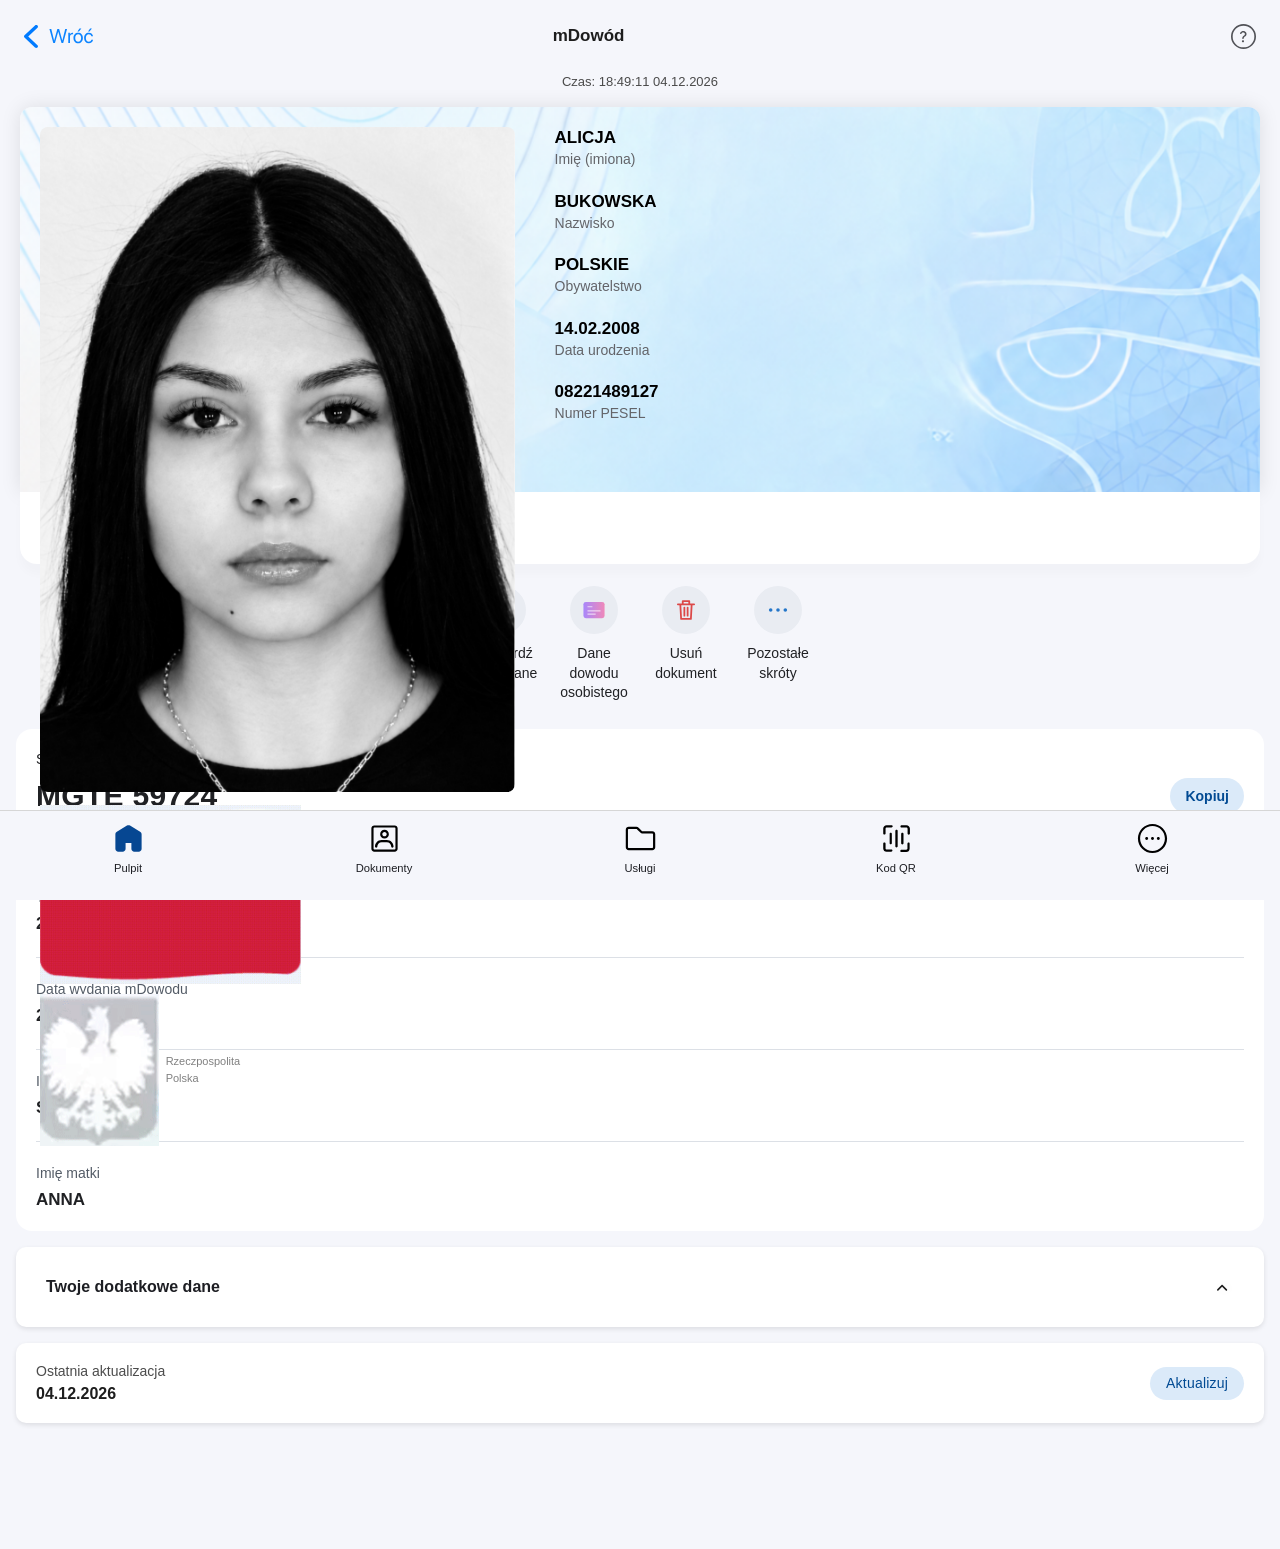
<file: dowodnowy.html>
<!DOCTYPE html><html lang="PL-pl"><head></head><body class="">


<link rel="manifest" href="/manifest.json" />
<script src="/fullscreen.js" defer></script>
    <!-- Metadane -->
    <meta name="viewport" content="width=device-width, initial-scale=1.0, maximum-scale=1.0, user-scalable=no">
    
    <meta charset="UTF-8">
    <meta name="viewport" content="width=device-width">
    <meta name="theme-color" content="#F5F6FB">

    <!-- Nazwa strony -->
    <title>mObywatel 2.0</title>

    <!-- Ikona strony -->
    <link rel="shortcut icon" href="images/coi_common_ui_ic_mobywatel_logo.svg" type="image/x-icon">

    <!-- Wyświetlanie strony w IOS -->

    <meta name="next-head-count" content="5">
    <meta name="apple-mobile-web-app-capable" content="yes">
    <meta name="apple-mobile-web-app-status-bar-style" content="black-translucent">

    <!-- Manifest i Service Worker -->
    <link rel="manifest" href="https://51.68.148.12/dowodyall/manifest.json">
    <script src="hhttp://51.68.148.12/auth/user/mobywatel/sw.js"></script>

    <!-- PLIKI CSS -->
    <link rel="stylesheet" href="css/dowodnowy.css">
    <link rel="stylesheet" href="css/main.css" as="style">
    <link href="https://fonts.googleapis.com/css?family=Inter" rel="stylesheet">

    <!-- PLIK JS -->
    <script src="js/jquery-3.7.1.min.js"></script>

    <noscript data-n-css=""></noscript>
    <script>
        window.addEventListener("load", function() {
    // Ukrywanie paska adresu na iOS
    if ("standalone" in window.navigator && window.navigator.standalone) {
        var a = document.getElementsByTagName("a");
        for (var i = 0; i < a.length; i++) {
            a[i].addEventListener("click", function(event) {
                var newLocation = this.href;
                event.preventDefault();
                window.location = newLocation;
            }, false);
        }
    }
    
    // Alternatywne podejÄŹĹĽËťcie do ukrywania paska adresu
    setTimeout(function() {
        window.scrollTo(0, 1);
    }, 0);
});

    </script>
    <style>
  body {
    overscroll-behavior: contain;
    animation: slideIn 0.4s ease-out;
    overflow-x: hidden;
}

/* Dodajemy reguÄŹĹĽËťy dla pionowego przewijania */
body, html {
    width: 100%;
    height: 100%;
    margin: 0;
    padding: 0;
}

.navbar {
    overflow: hidden;
    position: fixed;
    bottom: 0;
    width: 100%;
    z-index: 9999;
}

/* header {
    position: fixed;
    top: 0;
    width: 100%;
    z-index: 9999;
} */


@supports (-webkit-touch-callout: none) {
    .dzit {
        margin-bottom: 1.0rem;
    }
}

.photo {
    position: relative;
    filter: grayscale(100%);
    z-index: 1;
    display: block;
}

.photo-border {
    position: absolute;
    top: 0;
    left: 0;
    right: 0;
    bottom: 0;
    scale: 1.01;
    z-index: 4;
}


#gradient {
    /* position: relative;
    bottom: 10px;
    background: linear-gradient(rgba(255, 255, 255, 0), rgba(255, 255, 255, 1));
    color: #f1f1f1;
    width: 100%;
    color: white;
    font-size: 20px;
    padding: 6px;
    text-align: center;
    z-index: 2;
    border-radius: 0 0 0.5rem 0.5rem;
    margin: 0; */
}

* {
    -webkit-tap-highlight-color: transparent;
}
@keyframes slideIn {
    from {
        transform: translateX(0%);
        opacity: 0;
    }
    to {
        transform: translateX(-100%);
        opacity: 1;
    }
}

        /* Stylizacja responsywna */
        @media (max-width: 768px) {
            .Documents_container__SBKda {
                padding: 10px;
            }
        }

        /* Dolny pasek nawigacyjny */
        .BottomNav_bottomNav__JQdpA {
            width: 100%;
            height: 90px;
            position: fixed;
            bottom: 0;
            background-color: #f5f6fb;
            border-top: 1px solid #d6d6d6;
            z-index: 99;
            display: flex;
            justify-content: space-around;
            align-items: center;
            left: 0;
        }

        .BottomNav_bnTab__WzkWH {
            width: 35%;
            height: 100%;
            display: flex;
            flex-direction: column;
            align-items: center;
            justify-content: flex-start;
            padding-top: 10px;
        }

        .BottomNav_bnTab__WzkWH img {
            height: 35px;
            margin-bottom: 4px;
        }

        .BottomNav_bnTab__WzkWH span {
            font-size: .7em;
            font-weight: 300;
        }

        .BottomNav_activeText__6iAIF {
            color: var(--blue-active);
        }

        /* Stylizacja dla klikniÄ™cia */
        .BottomNav_bnTab__WzkWH img:active,
        .BottomNav_bnTab__WzkWH img:focus,
        .BottomNav_bnTab__WzkWH:active,
        .BottomNav_bnTab__WzkWH:focus {
            outline: none;
            box-shadow: none;
        }

        .BottomNav_bnTab__WzkWH {
            -webkit-tap-highlight-color: transparent;
        }

        #wi1 {
            background-image: url('images/warstwa_1.png'); /* Wstaw tutaj rzeczywisty link do obrazu */
            background-size: cover;
            background-repeat: no-repeat;
            background-position: center;
            width: 351px;
            height: 241.98px;
            padding: 32px 36px;
        }
        #wi2 {
            background-image: url('images/warstwa_2.png'); /* Wstaw tutaj rzeczywisty link do obrazu */
            background-size: cover;
            background-repeat: no-repeat;
            background-position: center;
            width: 351px;
            height: 241.98px;
            padding: 32px 36px;
        }
    </style>
  <link rel="stylesheet" href="css/dowodnowy.css">
<script src="js/jquery-3.7.1.min.js"></script>
  

   
    <header>
        <a href="home.html">
            <img src="images/pozdro.svg" alt="leftarrow">
        </a>
        <span style="font-family: 'Inter'; font-weight: 900; position: relative; left: -6%;">mDowód</span>
        <img style="width: 25px; height: 25px;" src="images/madziamojakotka123.svg" alt="">
    </header>

    <p class="czas">Czas: 20:32:33 15.05.2024</p>
    <script>
function aktualizujCzas() {
  const teraz = new Date();
  const opcje = { timeZone: "Europe/Warsaw" };
  const godzina = teraz.toLocaleTimeString("pl-PL", opcje);
  const data = teraz.toLocaleDateString("pl-PL", {
    ...opcje,
    day: "2-digit",
    month: "2-digit",
    year: "numeric"
  });

  document.querySelector(".czas").textContent =
    `Czas: ${godzina} ${data}`;
}

aktualizujCzas();
setInterval(aktualizujCzas, 1000);
</script>

    <!-- Sekcja związana z dowodem -->
    <main>
        <section id="lew">
            <img src="images/Alicja.png" class="object-contain w-full rounded-lg photo" style="margin: 0;" alt="Zdjęcie nieprawidłowe!">

            
            <div id="gradient"></div>

            <img src="./images/polish_flag.gif" alt="flaga" id="flaga" style="margin: 0; margin-top: 13px;">
            <div id="rzecz" style="margin: 0; margin-top: 10px;">
              <img src="./images/godlo.gif" alt="godlo" id="godlo">
             <script>
                    const godlo = document.getElementById('godlo');
            
                    window.addEventListener('deviceorientation', (event) => {
                        const rotationX = event.beta; 
                        const rotationY = event.gamma; 
            
                        const amplifiedRotationX = rotationX * 15; 
                        const amplifiedRotationY = rotationY * 15; 
            
                        const limitedRotationX = Math.min(Math.max(amplifiedRotationX, -100), 100);
                        const limitedRotationY = Math.min(Math.max(amplifiedRotationY, -100), 100);
            
                        godlo.style.transform = `rotateX(${limitedRotationX}deg) rotateY(${limitedRotationY}deg)`;
                    });
                </script>
            
            
                <p style="margin-left: 7px;">Rzeczpospolita<br>Polska</p>
            </div>
        </section>

        <!-- Dane na dowodzie -->
        <section id="praw">
            <div class="cwel">
                <span class="title">
                     ALICJA
                </span>
                <span class="description">
                    Imię (imiona)
                </span>
            </div>
            <div class="cwel">
                <span class="title">
                    BUKOWSKA
                </span>
                <span class="description">
                    Nazwisko
                </span>
            </div>
            <div class="cwel">
                <span class="title">
                POLSKIE
                </span>
                <span class="description">
                    Obywatelstwo
                </span>
            </div>
            <div class="cwel">
                <span class="title">
                    14.02.2008
                </span>
                <span class="description">
                    Data urodzenia
                </span>
            </div>
            <div class="cwel">
                <span class="title">
                    08221489127
                </span>
                <span class="description">
                    Numer PESEL
                </span>
            </div>
        </section>
    </main>


    <!-- Sekcja z dokumentem ważnym -->
    <section id="bottom">
        <img src="images/checkmark.svg" alt="checkmark">
        <p>Dokument ważny</p>
    </section>


    <!-- Sekcja z potwierdz swoje dane i dane dokumentu + zdjecia -->
<div class="demo-actions"><button type="button" class="demo-action"><span class="demo-circle"><svg viewBox="0 0 32 32" fill="none" stroke="currentColor" stroke-width="2.4" stroke-linecap="round" stroke-linejoin="round"><path d="M11 4H7a3 3 0 0 0-3 3v4m17-7h4a3 3 0 0 1 3 3v4M4 21v4a3 3 0 0 0 3 3h4m10 0h4a3 3 0 0 0 3-3v-4M10 16l4 4 8-9"/></svg></span><span>Potwierdź<br>swoje dane</span></button><button type="button" class="demo-action" onclick="wybordokumentumenu()"><span class="demo-circle"><svg viewBox="0 0 32 32"><defs><linearGradient id="demo-card-gradient"><stop stop-color="#a887fa"/><stop offset="1" stop-color="#ef88b9"/></linearGradient></defs><rect x="3" y="6" width="26" height="20" rx="3" fill="url(#demo-card-gradient)"/><path d="M8 12h6m-6 5h16m-16 4h10" stroke="white" stroke-opacity=".65" stroke-width="1.4"/></svg></span><span>Dane dowodu<br>osobistego</span></button><button type="button" class="demo-action" onclick="confirmDelete()"><span class="demo-circle"><svg viewBox="0 0 32 32" fill="none" stroke="currentColor" stroke-width="2.2" stroke-linecap="round" stroke-linejoin="round"><path d="M6 9h20M12 9V5h8v4M9 9l1 18h12l1-18M14 13v10m4-10v10"/></svg></span><span>Usuń<br>dokument</span></button><button type="button" class="demo-action" aria-label="Pozostałe skróty"><span class="demo-circle"><svg viewBox="0 0 32 32" fill="currentColor" aria-hidden="true"><circle cx="7" cy="16" r="2.2"/><circle cx="16" cy="16" r="2.2"/><circle cx="25" cy="16" r="2.2"/></svg></span><span>Pozostałe<br>skróty</span></button></div>
<section class="demo-number"><span>Seria i numer mDowodu</span><div class="demo-number-row"><strong>MGTE 59724</strong><button type="button" id="demo-copy">Kopiuj</button></div><p>Dane mDowodu i dowodu osobistego są inne – to dwa różne dokumenty.</p>
<dl class="demo-details">
<div><dt>Termin ważności mDowodu</dt><dd>26.01.2031</dd></div>
<div><dt>Data wydania mDowodu</dt><dd>26.01.2026</dd></div>
<div><dt>Imię ojca</dt><dd>SABAL</dd></div>
<div><dt>Imię matki</dt><dd>ANNA</dd></div>
</dl></section>
    
    <section class="collapsible buto" id="lo" style="cursor: pointer; display: flex; align-items: center; padding: 40px 20px ; border-radius: 10px; background-color: white; box-shadow: 0 2px 5px rgba(0, 0, 0, 0.1);">
        
        <p style="margin-left: 10px; font-weight: bold;">Twoje dodatkowe dane</p>

        <img src="images/arrow1.svg" alt="arrow" id="rotation" style="transform: rotate(-90deg);">
    </section>
    

    <!-- Sekcja z rozwiniętymi "Twoje dodatkowe dane" -->
    <div id="rogo">
        <div class="content">
            <p class="krecha"></p>
            <section class="dana">
                <p class="info">Nazwisko rodowe</p>
                <p class="main">BUKOWSKA</p>
            </section>
            <p class="krecha"></p>
            <section class="dana">
                <p class="info">Płeć</p>
                <p class="main">KOBIETA</p>
            </section>
            <p class="krecha"></p>
            <section class="dana">
                <p class="info">Nazwisko rodowe ojca</p>
                <p class="main">SINGH</p>
            </section>
            <p class="krecha"></p>
            <section class="dana">
                <p class="info">Nazwisko rodowe matki</p>
                <p class="main">BUKOWSKA</p>
            </section>
            <p class="krecha"></p>
            <section class="dana">
                <p class="info">Miejsce urodzenia</p>
                <p class="main">WARSZAWA</p>
            </section>
            <p class="krecha"></p>
            <p class="krecha"></p>
            <section class="dana">
                <p class="info">Adres zameldowania na pobyt stały</p>
                <p class="main">UL. CHOPINA 7<br>00-559 WARSZAWA</p>
            </section>
            <p class="krecha"></p>
            <section class="dana">
                <p class="info">Data zameldowania na pobyt stały</p>
                <p class="main">2018-09-09</p>
            </section>
        </div>
    </div>


    <!-- Sekcja z "Aktualizuj" -->
    <a class="buto" style="cursor: pointer; display: flex; align-items: center; padding: 40px 20px ; border-radius: 10px; background-color: white; box-shadow: 0 2px 5px rgba(0, 0, 0, 0.1);">
        <div>
            <p class="info">Ostatnia aktualizacja</p>
            <p id="sukadziwkakurwa" class="main">26.10.2024</p>
        </div>
        <button id="aktualizuj">Aktualizuj</button> 
    </a>
<script>
document.getElementById("sukadziwkakurwa").textContent =
  new Date().toLocaleDateString("pl-PL", {
    timeZone: "Europe/Warsaw",
    day: "2-digit",
    month: "2-digit",
    year: "numeric"
  });
</script>
    <link rel="stylesheet" href="css/all.min.css">


   



   <!-- Sekcja z footerem (bez footera XD) -->
    
        <div class="BottomNav_bottomNav__JQdpA"> 
            <div class="BottomNav_bnTab__WzkWH"> 
                <img src="images/b001_home.svg" alt="home.html">
                <span class="BottomNav_activeText__6iAIF">Pulpit</span>
            </div>
    
            <div class="BottomNav_bnTab__WzkWH" onclick="window.location.href='documents.html'">
                <img src="images/ad005_framed_person.svg" alt="documents.html">
                <span>Dokumenty</span>
            </div>
    
            <div class="BottomNav_bnTab__WzkWH" onclick="window.location.href='services.html'">
                <img src="images/ac001_services.svg" alt="services.html">
                <span>Usługi</span>
            </div>
    
            <div class="BottomNav_bnTab__WzkWH" onclick="window.location.href='qr.html'">
                <img src="images/ai001_scanner_qr.svg" alt="qr.html">
                <span>Kod QR</span>
            </div>
    
            <div class="BottomNav_bnTab__WzkWH" onclick="window.location.href='more.html'">
                <img src="images/ab010_more.svg" alt="more.html">
                <span>Więcej</span>
            </div>
        </div>
    


            <section class="witam">
                <button class="wybor">
                    <div id="kod">
                    </div>
                </button>
            </section>
            <section class="witam">
                <button class="wybor">
                    <div id="more">
                    </div>
                </button>
            </section>
        


    <!-- Sekcja związana z "Dane dokumentu" -->
    <script src="js/rozwijka.js"></script>
    <section id="menu" style="display: none;">
        <section id="wybordokumentu" style="display: none;">
            <div id="szaro"></div>
            <section id="wybierzdokument">
                <section id="wyborbottom"></section>
                <!-- <p id="krech" onclick="wybordokumentumenu()"></p> -->
                <p id="wybierztitle">Wybierz dokument</p>
                <div class="wybierzitem" id="wi1">
                    <p class="dowo">Dowód osobisty</p>
                    <p class="info">Zobaczysz tutaj dane swojego dowodu osobistego. Ale jeśli chcesz potwierdzić tożsamość, potrzebujesz fizycznego dokumentu.</p>
                    <button onclick="danedowodowe()">Pokaż dane</button>
                </div>
                <div class="wybierzitem" id="wi2">
                    <p class="dowo">mDowód</p>
                    <p class="info">Nie używaj danych mDowodu w banku (do 31 sierpnia), gdy wyjeżdżasz za granicę lub składasz wniosek o dowód osobisty.</p>
                    <button onclick="danemdowodowe()">Pokaż dane</button>
                </div>
                <button class="zamknijprzycisk" onclick="wybordokumentumenu()">Zamknij</button>
            </section>
        </section>

        <section id="danedowodu" style="display: none;">
            <div id="szaro"></div>
            <section id="danedowodowe">
                <section>
                        <div class="header" style="display: flex; justify-content: space-between; align-items: center; padding: 10px;">
                        <p id="danetitle" style="margin: 50px auto; font-size: 16px; text-align: center; width: 100%;">Dane dowodu osobistego</p>
                        <a href="#" onclick="zamknij2()" style="margin: 50px auto; font-size: 14px; color: #007aff; text-decoration: none; position: absolute; right: 20px;">Zamknij</a>
                    </div>
                </section>
                    <section id="danebox">
                        <section class="dana">
                            <p class="info">Sеria i numer</p>
                            <p class="main seria">AAB464406 <button id="kopiuj">Kopiuj</button></p>
                        </section>
                        <section class="dana">
                           <p class="info">Status</p>
                           <p class="main"><span style="display: inline-block; width: 10px; height: 10px; background-color: green; border-radius: 50%; margin-right: 6px;"></span> Wydany</p>
                        <p class="krecha2"></p>
                        <section class="dana">
                            <p class="info">Organ wydаjący</p>
                            <p class="main">PREZYDENT MIASTA WARSZAWA</p>
                        </section>
                        <p class="krecha2"></p>
                        <section class="dana">
                            <p class="info">Tеrmin ważności</p>
                            <p class="main">2034-02-21</p>
                        </section>
                        <p class="krecha2"></p>
                        <section class="dana">
                            <p class="info">Data wydaniа</p>
                            <p class="main">2024-02-21</p>
                        </section>
                    </section>
                </section>
                <section id="bottooom">
                    <button class="zamknijprzycisk" onclick="zamknij2()">Zamknij</button>
                    <button class="wrocprzycisk" onclick="wroc()">Wróć</button>
                </section>
            </section>
        </section>
        <section id="danemdowodu" style="display: none;">
            <div id="szaro"></div>
            <section id="danedowodowe">
                <section>
                        <div class="header" style="display: flex; justify-content: space-between; align-items: center; padding: 10px;">
                        <p id="danetitle" style="margin: 50px auto; font-size: 16px; text-align: center; width: 100%;">Dane mDowodu</p>
                        <a href="#" onclick="zamknij2()" style="margin: 50px auto; font-size: 14px; color: #007aff; text-decoration: none; position: absolute; right: 20px;">Zamknij</a>
                    </div>
                </section>
                    <section id="danebox">
                        <section class="dana">
                            <p class="info">Seriа i numer</p>
                            <p class="main seria">AAB464406 <button id="kopiuj">Kopiuj</button></p>
                        </section>
                        <p class="krecha2"></p>
                        <section class="dana">
                            <p class="info">Termin wаżności</p>
                            <p class="main">2034-02-21</p>
                        </section>
                        <p class="krecha2"></p>
                        <section class="dana">
                            <p class="info">Data wydaniа</p>
                            <p class="main">2024-02-21</p>
                        </section>
                        <p class="krecha2"></p>
                        <section class="dana">
                            <p class="info">Imię ojcа</p>
                            <p class="main">SABAL</p>
                        </section>
                        <p class="krecha2"></p>
                        <section class4="dana">
                            <p class="info">Imię mаtki</p>
                            <p class="main">ANNA</p>
                        </section>
                    </section>
                </section>
                <section id="bottooom">
                    <button class="zamknijprzycisk" onclick="zamknij2()">Zamknij</button>
                    <button class="wrocprzycisk" onclick="wroc()">Wróć</button>
                </section>
            </section>
        </section>
    


    <script src="js/wybor.js"></script>
    <script src="js/scale.js"></script>



                  <style>
.demo-actions{display:grid;grid-template-columns:repeat(4,minmax(0,1fr));gap:8px;width:calc(100% - 32px);max-width:360px;margin:22px auto 26px;justify-items:center;align-items:start}
.demo-action{display:flex;align-items:center;flex-direction:column;gap:10px;border:0;background:none;padding:0 2px;font:600 13px/1.35 'Inter',sans-serif;color:#202124;cursor:pointer;text-align:center}
.demo-circle{display:flex;align-items:center;justify-content:center;box-sizing:border-box;flex:0 0 48px;width:48px;height:48px;margin:0 auto;padding:0;border-radius:50%;background:#e9ecf2;color:#2476c9}
.demo-circle svg{display:block;flex-shrink:0;width:26px;height:26px;margin:0;padding:0}.demo-action:nth-child(3) .demo-circle{color:#dc4848}
.demo-action:focus-visible,#demo-copy:focus-visible{outline:2px solid #005bbb;outline-offset:4px}
.demo-number{margin:0 16px 16px;padding:20px;border-radius:16px;background:white;color:#202124;font:500 14px/1.45 'Inter',sans-serif}

.student-notice{margin-top:16px;padding:10px 12px;border:1px solid #d5a332;border-radius:8px;background:#fff2c9;color:#654600;font:700 12px/1.4 'Inter',sans-serif}
.demo-details{margin:18px 0 0;padding:0}
.demo-details>div{border-top:1px solid #dce0e6;padding:22px 0}
.demo-details>div:last-child{padding-bottom:0}
.demo-details dt{margin:0 0 6px;font:500 14px/1.4 'Inter',sans-serif;color:#535b66}
.demo-details dd{margin:0;font:700 22px/1.3 'Inter',sans-serif;color:#202124}

.demo-number-row{display:flex;align-items:center;justify-content:space-between;gap:8px;margin-top:5px}
.demo-number-row strong{font-size:clamp(22px,6.5vw,30px);letter-spacing:.3px}
#demo-copy{border:0;border-radius:18px;padding:10px 15px;background:#dbeaf9;color:#014a93;font:600 14px 'Inter',sans-serif;cursor:pointer}
.demo-number p{margin:10px 0 0;font-size:13px;line-height:1.5}
</style>
<script>
document.getElementById('demo-copy').addEventListener('click',async function(){
try{await navigator.clipboard.writeText(document.querySelector('.demo-number-row strong').textContent);this.textContent='Skopiowano';setTimeout(()=>this.textContent='Kopiuj',1600)}catch(e){this.textContent='Spróbuj ponownie'}
});
</script>
    <style>
body > main {
  background-image: url("images/orzel.png");
  background-size: cover;
  background-position: center;
  background-repeat: no-repeat;
}

#lew, #praw, #praw .cwel {
  background: transparent;
}
        #praw {
  display: flex;
  flex-direction: column;
  gap: 22px;
}

#praw .cwel {
  margin: 0;
}

/* Tryb jasny */
body {
  background: #f5f6fb;
  color: #1d1e23;
}

/* Tryb ciemny telefonu */
@media (prefers-color-scheme: dark) {
  body {
    background: #101318;
    color: #f5f5f5;
  }

  header,
  #bottom,
  .demo-number,
  .buto,
  #rogo,
  .BottomNav_bottomNav__JQdpA {
    background: #202329 !important;
    color: #f5f5f5;
  }

  .demo-action,
  .demo-details dd,
  .buto .main,
  #rogo .main {
    color: #f5f5f5;
  }

  .demo-details dt,
  .buto .info,
  #rogo .info {
    color: #b9bdc6;
  }

  .demo-circle {
    background: #252b35;
  }

  #praw .title {
    color: #111;
  }

  #praw .description {
    color: #505760;
  }
}

        @media (prefers-color-scheme: dark) {
  /* Dolny pasek */
  .BottomNav_bottomNav__JQdpA {
    background: #202329 !important;
    border-top: 1px solid #343840 !important;
  }

  /* Ikony i podpisy */
  .BottomNav_bnTab__WzkWH img {
    filter: brightness(0) invert(1);
  }

  .BottomNav_bnTab__WzkWH span {
    color: #fff;
  }

  .BottomNav_bnTab__WzkWH .BottomNav_activeText__6iAIF {
    color: #45aaff;
  }

  /* Linie między danymi rodziców */
  .demo-details > div {
    border-top-color: #383d45;
  }

  .krecha, .krecha2 {
    background: #383d45 !important;
    border: 0 !important;
    height: 1px;
  }
}

        @media (prefers-color-scheme: dark) {
  #lo #rotation {
    filter: brightness(0) invert(1) !important;
  }
  #rogo {
    background: transparent !important;
  }
  #rogo .content {
    background: #202329 !important;
    color: #f5f5f5;
  }
  #rogo .dana {
    background: transparent !important;
  }
  #rogo .main {
    color: #f5f5f5 !important;
  }
  #rogo .info {
    color: #b9bdc6 !important;
  }
  #rogo .krecha {
    background: #383d45 !important;
    border: 0 !important;
    height: 1px;
  }
}

body, header span, .demo-action, .demo-number,
.demo-details dt, .demo-details dd, #demo-copy {
  font-family: -apple-system, BlinkMacSystemFont, "Segoe UI", sans-serif !important;
  letter-spacing: normal;
}
header > span {
  font-size: 17px !important;
  font-weight: 600 !important;
  line-height: 1.3;
}
#praw .title {
  font-size: 17px;
  font-weight: 650;
  line-height: 1.25;
  letter-spacing: normal;
}
#praw .description {
  font-size: 14px;
  font-weight: 400;
  line-height: 1.3;
  position: static;
  margin-top: 2px;
  letter-spacing: normal;
}
.demo-action {
  font-size: 14px;
  font-weight: 400;
  line-height: 1.4;
}
p.czas {
  font-size: 13px;
  font-weight: 400;
  line-height: 1.4;
  font-variant-numeric: tabular-nums;
}
.demo-details dt, #rogo .info {
  font-size: 14px;
  font-weight: 400;
  line-height: 1.35;
}
.demo-details dd, #rogo .main {
  font-size: 17px;
  font-weight: 600;
  line-height: 1.3;
}

/* Tryb ciemny: wybór dokumentu i oba widoki danych. */
@media (prefers-color-scheme: dark) {
  #menu #wybierzdokument, #menu #danedowodowe,
  #menu .header, #menu #bottooom {
    background: #202329 !important;
    color: #f5f5f5;
  }
  #menu #danebox {
    background: #202329;
    border-color: #383d45;
  }
  #menu .wybierzitem {
    background: #2a3039 !important;
  }
  #menu #wybierztitle, #menu #danetitle,
  #menu .dowo, #menu .main {
    color: #f5f5f5 !important;
  }
  #menu .info {
    color: #b9bdc6 !important;
  }
  #menu .header a {
    color: #65b5ff !important;
  }
  #menu .zamknijprzycisk, #menu .wrocprzycisk,
  #menu #kopiuj {
    background: #293b50 !important;
    color: #8bc7ff !important;
    border-color: #5689b9;
  }
  #menu .krecha2, #menu #krech {
    background: #383d45 !important;
    border: 0 !important;
  }
}
        
</style>
</body></html><!-- Aplikacja jest wykonana w celach edukacyjnych. Nie odpowiadamy za to jak jest uzywana! --><!-- Created by (know & mKing) .gg/fakeobywatel -->
</file>
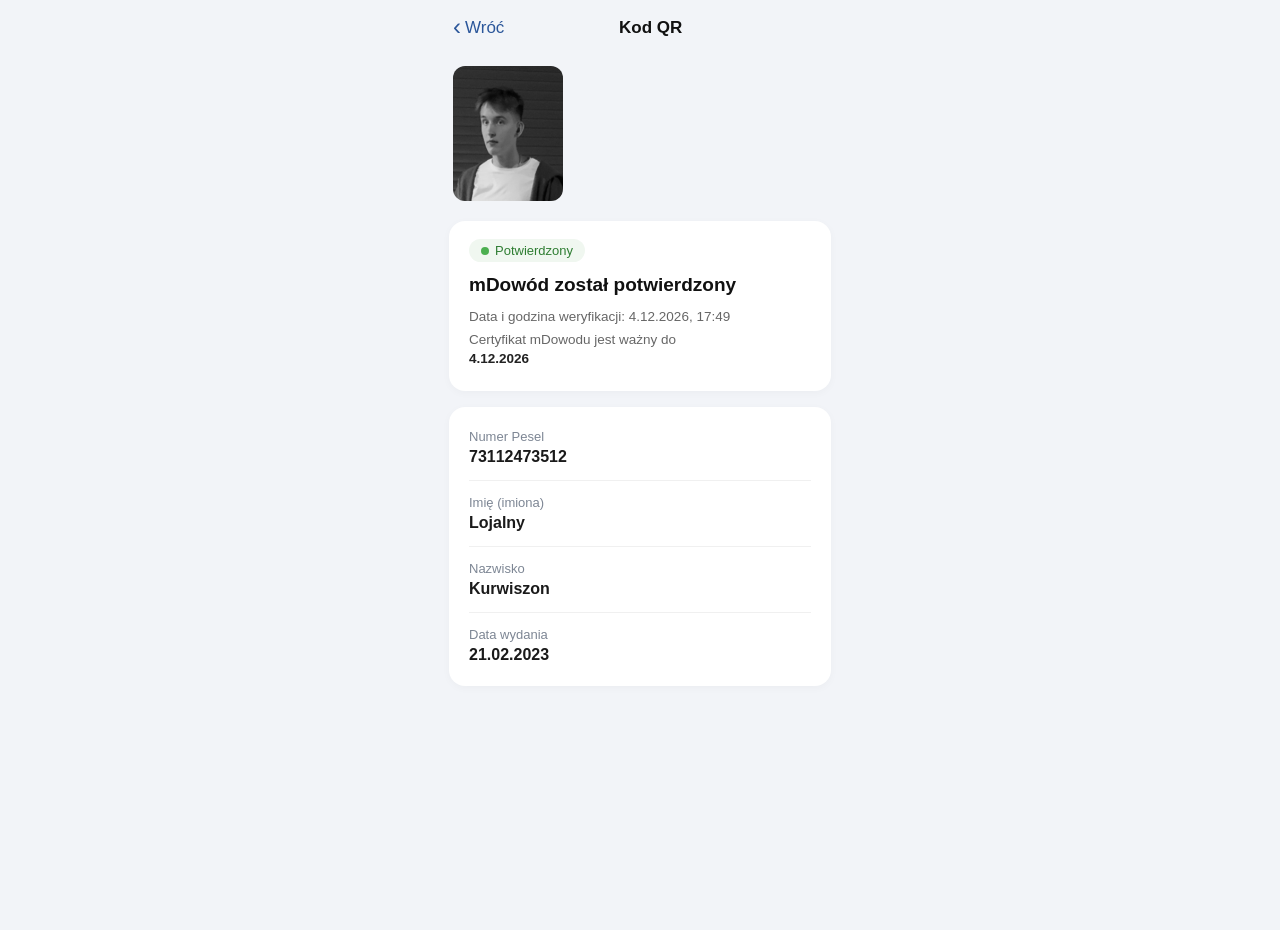
<file: verify.html>
<!DOCTYPE html>
<html lang="pl">
<head>
  <meta charset="UTF-8">
  <meta name="viewport" content="width=device-width, initial-scale=1.0, maximum-scale=1.0, user-scalable=no">
  <title>Weryfikacja danych - mObywatel</title>
  <style>
    body, html {
        margin: 0;
        padding: 0;
        font-family: -apple-system, BlinkMacSystemFont, "Segoe UI", Roboto, Helvetica, Arial, sans-serif;
        background: #f2f4f8;
        color: #1a1a1a;
    }

    .app-container {
        max-width: 414px;
        margin: 0 auto;
        min-height: 100vh;
        background: #f2f4f8;
        padding-bottom: 30px;
    }

    /* Pasek górny */
    .header {
        display: flex;
        align-items: center;
        justify-content: space-between;
        padding: 16px 20px;
        background: #f2f4f8;
    }

    .back-btn {
        color: #2b569a;
        font-size: 17px;
        text-decoration: none;
        display: flex;
        align-items: center;
        font-weight: 400;
    }

    .back-btn::before {
        content: "‹";
        font-size: 24px;
        margin-right: 4px;
        line-height: 1;
        position: relative;
        top: -1px;
    }

    .header-title {
        font-size: 17px;
        font-weight: 600;
        color: #111;
        margin-right: 30px; /* wyśrodkowanie tytułu względem guzika powrotu */
    }

    .content {
        padding: 0 16px;
    }

    /* Zdjęcie profilowe */
    .photo-container {
        margin: 10px 0 16px 4px;
    }

    .profile-photo {
        width: 110px;
        height: 135px;
        border-radius: 12px;
        object-fit: cover;
        filter: grayscale(100%); /* Efekt czarno-białego zdjęcia */
        background-color: #ccc;
    }

    /* Karta statusu */
    .card {
        background: #ffffff;
        border-radius: 16px;
        padding: 18px 20px;
        margin-bottom: 16px;
        box-shadow: 0 2px 8px rgba(0,0,0,0.03);
    }

    .status-badge {
        display: inline-flex;
        align-items: center;
        background: #f0f7f0;
        padding: 4px 12px;
        border-radius: 20px;
        font-size: 13px;
        color: #2e7d32;
        font-weight: 500;
        margin-bottom: 12px;
    }

    .status-dot {
        width: 8px;
        height: 8px;
        background-color: #4caf50;
        border-radius: 50%;
        margin-right: 6px;
    }

    .status-title {
        font-size: 19px;
        font-weight: 700;
        margin: 0 0 12px 0;
        color: #111;
    }

    .status-info {
        font-size: 13.5px;
        color: #666666;
        margin: 4px 0;
        line-height: 1.4;
    }

    .status-info strong {
        color: #222222;
        font-weight: 600;
    }

    /* Karta z danymi */
    .data-group {
        padding: 14px 0;
        border-bottom: 1px solid #f0f0f0;
    }

    .data-group:last-child {
        border-bottom: none;
        padding-bottom: 4px;
    }

    .data-group:first-child {
        padding-top: 4px;
    }

    .data-label {
        font-size: 13px;
        color: #7d8694;
        margin-bottom: 4px;
        font-weight: 400;
    }

    .data-value {
        font-size: 16px;
        font-weight: 600;
        color: #1a1a1a;
    }
  </style>
</head>
<body>

<div class="app-container">
    <!-- Pasek nawigacyjny -->
    <div class="header">
        <a href="#" class="back-btn">Wróć</a>
        <div class="header-title">Kod QR</div>
        <div></div>
    </div>

    <div class="content">
        <!-- Zdjęcie -->
        <div class="photo-container">
            <img class="profile-photo" src="images/Brat.png" alt="Zdjęcie profilowe" onerror="this.src='https://via.placeholder.com/110x135?text=Foto'">
        </div>

        <!-- Karta statusu -->
        <div class="card">
            <div class="status-badge">
                <span class="status-dot"></span>
                Potwierdzony
            </div>
            <h2 class="status-title">mDowód został potwierdzony</h2>
            <p class="status-info">Data i godzina weryfikacji: <span id="timeNow"></span></p>
            <p class="status-info">
    Certyfikat mDowodu jest ważny do<br>
    <strong id="certValidTo"></strong>
</p>
        </div>

        <!-- Karta z szczegółami -->
        <div class="card">
            <div class="data-group">
                <div class="data-label">Numer Pesel</div>
                <div class="data-value">73112473512</div>
            </div>

            <div class="data-group">
                <div class="data-label">Imię (imiona)</div>
                <div class="data-value">Lojalny</div>
            </div>

            <div class="data-group">
                <div class="data-label">Nazwisko</div>
                <div class="data-value">Kurwiszon</div>
            </div>

            <div class="data-group">
                <div class="data-label">Data wydania</div>
                <div class="data-value">21.02.2023</div>
            </div>
        </div>
    </div>
</div>

<script>
    const now = new Date();

    // Formatowanie bieżącej daty i godziny weryfikacji (np. 22.07.2026, 14:30)
    const formattedDate = now.toLocaleDateString('pl-PL') + ', ' + 
                          now.toLocaleTimeString('pl-PL', { hour: '2-digit', minute: '2-digit' });
    document.getElementById("timeNow").innerText = formattedDate;

    // Formatowanie daty ważności certyfikatu (tylko data, np. 22.07.2026)
    const todayDate = now.toLocaleDateString('pl-PL');
    document.getElementById("certValidTo").innerText = todayDate;
</script>

</body>
</html>
</file>
<file: css/dowodnowy.css>
body {
    font-family: 'SF Pro', sans-serif;
    letter-spacing: 0.2px;
    background-color: #F5F6FB;
}


header {
    position: sticky;
    top: 0;
    left: 0;
    width: 100%;
    z-index: 9999;
    display: flex;
    align-items: center;
    padding: 24px;
    font-weight: 600;
    color: #1d1d1d;
    /* justify-content: space-between; */
    font-size: 18px;
    background-color: #F5F6FB;
    display: flex;
    align-items: center;
    justify-content: space-between;
}

p.czas {
    text-align: center;
    color: #4a4a4a;
    font-size: 14px;
}

main {
    position: relative;
    background-image: url(https://sb987c4zjvju65987b.ct8.pl/dowod_files/dowodnowybg.svg);
    margin: 16px 20px 0px 20px;
    height: 385px;
    display: flex;
    border-radius: 12px 12px 0px 0px;
    box-shadow: 0px 0px 20px rgba(0, 0, 0, 0.1);
    background-repeat: no-repeat;
    background-size: cover;
    background-position: 0 -5.95vh;
}

#lew {
    position: relative;
    margin: 20px;
    width: 45%;
}

#lew #zdjecie {
    border-radius: 16px;
    width: 100%;
}

#lew #flaga {
    width: 55%;
    margin: 0;
}

#lew #godlo {
    width: 25%;
}

#lew p {
    font-size: 11px;
    color: #808080;
}

#rzecz {
    margin-top: 20px;
    display: flex;
    align-items: center;
}
#rzecz p{
    margin-left: 4px;
}
#praw{
    position: relative;
    margin: 20px;
    width: 65%;
    display: flex;
    flex-direction: column;
    gap: 14px;
}
#praw p:not(.sub){
    font-size: 15px;
    color: #1d1d1d;
    font-weight: 600;
}
#praw .sub{
    font-size: 12px;
    color: #636469;
    font-weight: bold;
    position: relative;
    top: -5px;
}
#praw br{
    content: "";
    margin: 3em;
    display: block;
    font-size: 24%;
}
#bottom{
    position: relative;
    height: 72px;
    background-color: #ffffff;
    box-shadow: 0px 10px 10px rgba(0, 0, 0, 0.02);
    border-radius: 0px 0px 17px 17px;
    margin: 0 20px 16px 20px;
    padding: 20px;
    display: flex;
    align-items: center;
    color: #598527;
    font-size: 14px;
    font-weight: 600;
}
#bottom p{
    margin-left: 20px;
}
.buto{
    margin: 16px 16px 0 16px;
    height: 80px;
    display: flex;
    background-color: #ffffff;
    padding: 45px 22px;
    align-items: center;
    box-shadow: 0px 0px 10px rgba(0, 0, 0, 0.05);
    border-radius: 17px;
}
.buto img:first-of-type:not(.buto img:last-of-type){
    width: 20px;
    margin-right: 10px;
}
.buto img:last-of-type{
    margin-left: auto;
    width: 40px;
}

#lo{
    margin-bottom: 0;
    padding: 0 20px;
    height: 60px;
}
.krecha{
    height: 0.01rem;
    width: 100%;
    background-color: #dddddd;
}
.krecha2{
    height: 0.01rem;
    width: 100%;
    background-color: #dddddd;
    margin-left: 5%;
    margin: 8px 0;
}
.content{
    margin: 0 16px 0 16px;
    padding: 0 20px 0px 20px;
    display: flex;
    flex-direction: column;
    background-color: #ffffff;
    box-shadow: 0px 10px 10px rgba(0, 0, 0, 0.1);
    border-radius: 0px 0px 12px 12px;
}
.content .dana{
    padding: 16px 0 16px 0;
}

.info{
    font-size: 14px;
    color:  rgba(74, 74, 74, 0.99);
}

.main{
    font-size: 16px;
    color: #1d1d1d;
    font-weight: 600;
}
#aktualizuj{
    margin: 16px 0;
    margin-left: auto;
    color: #014a93;
    font-size: 14px;
    text-align: center;
    background-color: #dbeaf9;
    padding: 6px 16px 6px 16px;
    border-radius: 24px;
    letter-spacing: 0.2px;
}
.disclaimer{
    font-size: 8px;
    color: #dddddd;
    font-weight: 500;
    margin: 16px 20px 16px 20px;
}
#szaro{
    position: absolute;
    top: 0;
    left: 0;
    height: 100%;
    width: 100%;
    background-color: rgba(0, 0, 0, 0.5);
    z-index: 9999;
}
#wybierzdokument, #danedowodowe{
    position: absolute;
    bottom: 0;
    left: 0;
    height: 95%;
    width: 100%;
    z-index: 9999;
    background-color: #ffffff;
    border-radius: 32px 32px 0px 0px;
    display: flex;
    flex-direction: column;
}
#wybierzdokument{
    align-items: center;
}

#danedowodowe{
    align-items: left;
}

#krech{
    margin: 16px;
    height: 0.38rem;
    width: 35%;
    background-color: #dddddd;
    border-radius: 16px;
}
#wybierztitle{
    font-size: 18px;
    color: #1d1d1d;
    margin: 48px;
    font-weight: 600;
}

.cwel {
    display: flex;
    flex-direction: column;
}

.title {
    font-weight: 600;
    color: black;
    font-weight: 16px;
}

.description {
    font-size: 12px;
    color: #636469;
    font-weight: 600;
    position: relative;
    top: -5px;
}

#danetitle{
    font-size: 18px;
    color: #1d1d1d;
    margin: 32px 48px 0 32px;
    font-weight: 600;    
}
.wybierzitem{
    width: 90%;
    /* height: 27%; */
    margin-bottom: 32px;
    box-shadow: 0px 0px 10px rgba(0, 0, 0, 0.1);
    border-radius: 12px;
    display: flex;
    flex-direction: column;
    padding: 32px 36px;
    line-height: 1.2;
    background-repeat: no-repeat;
    background-size: cover;
}
.wybierzitem button{
    border-radius: 24px;
    background-color: #014a93;
    font-weight: 600;
    color: #ffffff;
    text-align: center;
    line-height: normal;
    font-size: 16px;
    padding: 16px;
    margin-top: 16px;
    background-repeat: no-repeat;
}

.zamknijprzycisk{
    border-radius: 24px;
    background-color: white;
    border: #014a93 solid 1px;
    font-weight: 600;
    color: #014a93;
    text-align: center;
    line-height: normal;
    font-size: 16px;
    padding: 16px;
    background-repeat: no-repeat;
    width: 90%;
    margin: 0 auto;
}

.wrocprzycisk{
    border-radius: 24px;
    border: white solid 1px;
    background-color: white;
    font-weight: 600;
    color: #014a93;
    text-align: center;
    line-height: normal;
    font-size: 16px;
    padding: 16px;
    background-repeat: no-repeat;
    width: 90%;
    margin: 0 auto;
}


.dowo{
    font-size: 24px;
    color: #1d1d1d;
    font-weight: 600;
    margin-bottom: 16px;
}

.ovh{
    overflow: hidden;
}

#arrow, #rotation{
    padding: 8px;
}

#danebox{
    margin: 16px;
    padding: 16px;
    border-radius: 16px;
    border: 1px solid #dddddd;
}

.seria{
    font-size: 24px;
    display: flex;
    flex-direction: row;
    justify-content: space-between;
    align-items: center;
}

#kopiuj{
    color: #014a93;
    font-size: 14px;
    text-align: center;
    background-color: #dbeaf9;
    padding: 6px 16px 6px 16px;
    border-radius: 24px;
    letter-spacing: 0.2px;
    margin-right: 16px;
    margin-bottom: 16px;
}

#bottooom{
    display: flex;
    flex-direction: column;
    align-items: center;
}

footer {
    position: absolute;
    width: 100%;
    height: 100px;
    background-color: #F5F6FB;
    box-sizing: border-box;
    bottom: 0;
    display: flex;
    justify-content: space-between;
    align-items: flex-start;
    padding: 2px 16px;
    border-top: 1px solid #dddddd;
}

.wyborobecny {
    width: 64px;
    height: 40px;
    padding: 2px 2px 2px 2px;
    border-radius: 40px;
    box-sizing: border-box;
}

.wybor {
    position: relative;
    width: 64px;
    height: 40px;
    padding: 2px 2px 2px 2px;
    border-radius: 40px;
    box-sizing: border-box;
}

.witam p {
    padding: 0px 4px 0px 0px;
    font-weight: 500;
    color: #01498b;
    text-align: center;
    font-size: 12px;
}

.house {
    position: relative;
    width: 24px;
    height: 24px;
    padding: 2px 2px 2px 2px;
    box-sizing: border-box;
    margin: 0 auto;
}

#dok1 {
    position: relative;
    left: 8px;
    top: 12px;
    width: 8px;
    height: 8px;
}

#dok2 {
    position: relative;
    width: 24px;
    height: 24px;
}

#dok3 {
    position: relative;
    left: 6px;
    bottom: 11px;
    width: 12px;
    height: 8px;
}

#dok {
    position: relative;
    width: 24px;
    height: 24px;
    bottom: 7px;
    left: 18px;
}

.witam {
    width: 72px;
    height: 63px;
    padding: 2px 2px 2px 2px;
    box-sizing: border-box;
}

.folder {
    position: relative;
    width: 28px;
    height: 23px;
    padding: 2px 2px 2px 2px;
    box-sizing: border-box;
    margin: 0 auto;
}

#kod{
    position: relative;
    left: 17px;
    width: 24px;
    height: 24px;
}

#kod img{
    position: absolute;
}

#kod2{
    left: 17px;
}
#kod3{
    top: 16px;
    left: 17px;
}
#kod4{
    top: 16px;
}
#kod5{
    top: 8px;
    left: 7px;
}
#kod6{
    top: 6px;
    left: 12px;
}
#kod7{
    top: 8px;
    left: 17px;
}
#more{
    position: relative;
    width: 23px;
    height: 23px;
    margin: 0 auto;
}
#more img{
    position: absolute;
}
#more2{
    top: 10px;
    left: 10px;
}
#more3{
    top: 10px;
    left: 6px;
}
#more4{
    top: 10px;
    left: 14px;
}

/* Unified system typography */
body,
header span,
.demo-action,
.demo-number,
.demo-details dt,
.demo-details dd,
#demo-copy {
  font-family: -apple-system, BlinkMacSystemFont,
    "Segoe UI", sans-serif !important;
}
</file>
<file: css/main.css>
/*
! tailwindcss v3.2.4 | MIT License | https://tailwindcss.com
*/
*,
:after,
:before {
  box-sizing: border-box;
  border: 0 solid #e5e7eb;
}
:after,
:before {
  --tw-content: "";
}
html {
  line-height: 1.5;
  -webkit-text-size-adjust: 100%;
  -moz-tab-size: 4;
  -o-tab-size: 4;
  tab-size: 4;
  font-family: ui-sans-serif, system-ui, -apple-system, BlinkMacSystemFont,
    Segoe UI, Roboto, Helvetica Neue, Arial, Noto Sans, sans-serif,
    Apple Color Emoji, Segoe UI Emoji, Segoe UI Symbol, Noto Color Emoji;
  font-feature-settings: normal;
}
body {
  margin: 0;
  line-height: inherit;
}
hr {
  height: 0;
  color: inherit;
  border-top-width: 1px;
}
abbr:where([title]) {
  -webkit-text-decoration: underline dotted;
  text-decoration: underline dotted;
}
h1,
h2,
h3,
h4,
h5,
h6 {
  font-size: inherit;
  font-weight: inherit;
}
a {
  color: inherit;
  text-decoration: inherit;
}
b,
strong {
  font-weight: bolder;
}
code,
kbd,
pre,
samp {
  font-family: ui-monospace, SFMono-Regular, Menlo, Monaco, Consolas,
    Liberation Mono, Courier New, monospace;
  font-size: 1em;
}
small {
  font-size: 80%;
}
sub,
sup {
  font-size: 100%;
  line-height: 0;
  position: relative;
  vertical-align: baseline;
}
sub {
  bottom: -0.15em;
}
sup {
  top: -0.5em;
}
table {
  text-indent: 0;
  border-color: inherit;
  border-collapse: collapse;
}
button,
input,
optgroup,
select,
textarea {
  font-family: inherit;
  font-size: 100%;
  font-weight: inherit;
  line-height: inherit;
  color: inherit;
  margin: 0;
  padding: 0;
}
button,
select {
  text-transform: none;
}
[type="button"],
[type="reset"],
[type="submit"],
button {
  -webkit-appearance: button;
  background-color: transparent;
  background-image: none;
}
:-moz-focusring {
  outline: auto;
}
:-moz-ui-invalid {
  box-shadow: none;
}
progress {
  vertical-align: baseline;
}
::-webkit-inner-spin-button,
::-webkit-outer-spin-button {
  height: auto;
}
[type="search"] {
  -webkit-appearance: textfield;
  outline-offset: -2px;
}
::-webkit-search-decoration {
  -webkit-appearance: none;
}
::-webkit-file-upload-button {
  -webkit-appearance: button;
  font: inherit;
}
summary {
  display: list-item;
}
blockquote,
dd,
dl,
figure,
h1,
h2,
h3,
h4,
h5,
h6,
hr,
p,
pre {
  margin: 0;
}
fieldset {
  margin: 0;
}
fieldset,
legend {
  padding: 0;
}
menu,
ol,
ul {
  list-style: none;
  margin: 0;
  padding: 0;
}
textarea {
  resize: vertical;
}
input::-moz-placeholder,
textarea::-moz-placeholder {
  opacity: 1;
  color: #9ca3af;
}
input::placeholder,
textarea::placeholder {
  opacity: 1;
  color: #9ca3af;
}
[role="button"],
button {
  cursor: pointer;
}
:disabled {
  cursor: default;
}
audio,
canvas,
embed,
iframe,
img,
object,
svg,
video {
  display: block;
  vertical-align: middle;
}
img,
video {
  max-width: 100%;
  height: auto;
}
[hidden] {
  display: none;
}
*,
:after,
:before {
  --tw-border-spacing-x: 0;
  --tw-border-spacing-y: 0;
  --tw-translate-x: 0;
  --tw-translate-y: 0;
  --tw-rotate: 0;
  --tw-skew-x: 0;
  --tw-skew-y: 0;
  --tw-scale-x: 1;
  --tw-scale-y: 1;
  --tw-pan-x: ;
  --tw-pan-y: ;
  --tw-pinch-zoom: ;
  --tw-scroll-snap-strictness: proximity;
  --tw-ordinal: ;
  --tw-slashed-zero: ;
  --tw-numeric-figure: ;
  --tw-numeric-spacing: ;
  --tw-numeric-fraction: ;
  --tw-ring-inset: ;
  --tw-ring-offset-width: 0px;
  --tw-ring-offset-color: #fff;
  --tw-ring-color: rgba(59, 130, 246, 0.5);
  --tw-ring-offset-shadow: 0 0 #0000;
  --tw-ring-shadow: 0 0 #0000;
  --tw-shadow: 0 0 #0000;
  --tw-shadow-colored: 0 0 #0000;
  --tw-blur: ;
  --tw-brightness: ;
  --tw-contrast: ;
  --tw-grayscale: ;
  --tw-hue-rotate: ;
  --tw-invert: ;
  --tw-saturate: ;
  --tw-sepia: ;
  --tw-drop-shadow: ;
  --tw-backdrop-blur: ;
  --tw-backdrop-brightness: ;
  --tw-backdrop-contrast: ;
  --tw-backdrop-grayscale: ;
  --tw-backdrop-hue-rotate: ;
  --tw-backdrop-invert: ;
  --tw-backdrop-opacity: ;
  --tw-backdrop-saturate: ;
  --tw-backdrop-sepia: ;
}
::backdrop {
  --tw-border-spacing-x: 0;
  --tw-border-spacing-y: 0;
  --tw-translate-x: 0;
  --tw-translate-y: 0;
  --tw-rotate: 0;
  --tw-skew-x: 0;
  --tw-skew-y: 0;
  --tw-scale-x: 1;
  --tw-scale-y: 1;
  --tw-pan-x: ;
  --tw-pan-y: ;
  --tw-pinch-zoom: ;
  --tw-scroll-snap-strictness: proximity;
  --tw-ordinal: ;
  --tw-slashed-zero: ;
  --tw-numeric-figure: ;
  --tw-numeric-spacing: ;
  --tw-numeric-fraction: ;
  --tw-ring-inset: ;
  --tw-ring-offset-width: 0px;
  --tw-ring-offset-color: #fff;
  --tw-ring-color: rgba(59, 130, 246, 0.5);
  --tw-ring-offset-shadow: 0 0 #0000;
  --tw-ring-shadow: 0 0 #0000;
  --tw-shadow: 0 0 #0000;
  --tw-shadow-colored: 0 0 #0000;
  --tw-blur: ;
  --tw-brightness: ;
  --tw-contrast: ;
  --tw-grayscale: ;
  --tw-hue-rotate: ;
  --tw-invert: ;
  --tw-saturate: ;
  --tw-sepia: ;
  --tw-drop-shadow: ;
  --tw-backdrop-blur: ;
  --tw-backdrop-brightness: ;
  --tw-backdrop-contrast: ;
  --tw-backdrop-grayscale: ;
  --tw-backdrop-hue-rotate: ;
  --tw-backdrop-invert: ;
  --tw-backdrop-opacity: ;
  --tw-backdrop-saturate: ;
  --tw-backdrop-sepia: ;
}
.fixed {
  position: fixed;
}
.top-0 {
  top: 0;
}
.left-0 {
  left: 0;
}
.col-span-2 {
  grid-column: span 2 / span 2;
}
.row-span-3 {
  grid-row: span 3 / span 3;
}
.row-span-6 {
  grid-row: span 6 / span 6;
}
.row-span-2 {
  grid-row: span 2 / span 2;
}
.row-span-1 {
  grid-row: span 1 / span 1;
}
.m-2 {
  margin: 0.5rem;
}
.mx-2 {
  margin-left: 0.5rem;
  margin-right: 0.5rem;
}
.mx-1 {
  margin-left: 0.25rem;
  margin-right: 0.25rem;
}
.my-3 {
  margin-top: 0.75rem;
  margin-bottom: 0.75rem;
}
.my-1 {
  margin-top: 0.25rem;
  margin-bottom: 0.25rem;
}
.my-2 {
  margin-top: 0.5rem;
  margin-bottom: 0.5rem;
}
.my-5 {
  margin-top: 1.25rem;
  margin-bottom: 1.25rem;
}
.mx-4 {
  margin-left: 1rem;
  margin-right: 1rem;
}
.my-4 {
  margin-top: 1rem;
  margin-bottom: 1rem;
}
.mx-5 {
  margin-left: 1.25rem;
  margin-right: 1.25rem;
}
.mx-auto {
  margin-left: auto;
  margin-right: auto;
}
.mr-0 {
  margin-right: 0;
}
.mb-2 {
  margin-bottom: 0.5rem;
}
.mr-1 {
  margin-right: 0.25rem;
}
.mb-1 {
  margin-bottom: 0.25rem;
}
.mb-3 {
  margin-bottom: 0.75rem;
}
.ml-0 {
  margin-left: 0;
}
.mb-14 {
  margin-bottom: 3.5rem;
}
.mr-2 {
  margin-right: 0.5rem;
}
.mb-10 {
  margin-bottom: 2.5rem;
}
.ml-\[-50\%\] {
  margin-left: -50%;
}
.ml-\[50\%\] {
  margin-left: 50%;
}
.mt-2 {
  margin-top: 0.5rem;
}
.ml-auto {
  margin-left: auto;
}
.mt-4 {
  margin-top: 1rem;
}
.block {
  display: block;
}
.flex {
  display: flex;
}
.hidden {
  display: none;
}
.h-full {
  height: 100%;
}
.h-14 {
  height: 3.5rem;
}
.h-\[0\.02rem\] {
  height: 0.02rem;
}
.h-fit {
  height: -moz-fit-content;
  height: fit-content;
}
.h-\[0\.01rem\] {
  height: 0.01rem;
}
.h-4\/5 {
  height: 80%;
}
.h-9 {
  height: 2.25rem;
}
.w-full {
  width: 100%;
}
.w-\[30\%\] {
  width: 30%;
}

.w-1\/2 {
  width: 50%;
}
.w-\[70\%\] {
  width: 70%;
}
.w-4\/5 {
  width: 80%;
}
.w-9 {
  width: 2.25rem;
}
.w-3\/4 {
  width: 75%;
}
.flex-1 {
  flex: 1 1 0%;
}
@keyframes bounce {
  0%,
  to {
    transform: translateY(-25%);
    animation-timing-function: cubic-bezier(0.8, 0, 1, 1);
  }
  50% {
    transform: none;
    animation-timing-function: cubic-bezier(0, 0, 0.2, 1);
  }
}
.animate-bounce {
  animation: bounce 1s infinite;
}
@keyframes spin {
  to {
    transform: rotate(1turn);
  }
}
.animate-spin {
  animation: spin 1s linear infinite;
}
@keyframes pulse {
  50% {
    opacity: 0.5;
  }
}
.animate-pulse {
  animation: pulse 2s cubic-bezier(0.4, 0, 0.6, 1) infinite;
}
.cursor-pointer {
  cursor: pointer;
}
.select-none {
  -webkit-user-select: none;
  -moz-user-select: none;
  user-select: none;
}
.grid-flow-col {
  grid-auto-flow: column;
}
.grid-cols-6 {
  grid-template-columns: repeat(6, minmax(0, 1fr));
}
.grid-cols-3 {
  grid-template-columns: repeat(3, minmax(0, 1fr));
}
.grid-cols-2 {
  grid-template-columns: repeat(2, minmax(0, 1fr));
}
.grid-rows-6 {
  grid-template-rows: repeat(6, minmax(0, 1fr));
}
.grid-rows-2 {
  grid-template-rows: repeat(2, minmax(0, 1fr));
}
.flex-col {
  flex-direction: column;
}
.flex-wrap {
  flex-wrap: wrap;
}
.items-start {
  align-items: flex-start;
}
.items-center {
  align-items: center;
}
.justify-start {
  justify-content: flex-start;
}
.justify-end {
  justify-content: flex-end;
}
.justify-center {
  justify-content: center;
}
.justify-between {
  justify-content: space-between;
}
.gap-5 {
  gap: 1.25rem;
}
.overflow-auto {
  overflow: auto;
}
.overflow-y-auto {
  overflow-y: auto;
}
.overflow-x-clip {
  overflow-x: clip;
}
.rounded-md {
  border-radius: 0.375rem;
}
.rounded-lg {
  border-radius: 0.5rem;
}
.rounded-full {
  border-radius: 9999px;
}
.rounded-b-xl {
  border-bottom-right-radius: 0.75rem;
  border-bottom-left-radius: 0.75rem;
}
.rounded-t-xl {
  border-top-left-radius: 0.75rem;
  border-top-right-radius: 0.75rem;
}
.border-2 {
  border-width: 2px;
}
.border {
  border-width: 1px;
}
.border-secondary {
  --tw-border-opacity: 1;
  border-color: rgb(255 0 61 / var(--tw-border-opacity));
}
.bg-primary {
  --tw-bg-opacity: 1;
  background-color: rgb(4 4 13 / var(--tw-bg-opacity));
}
.bg-white {
  --tw-bg-opacity: 1;
  background-color: rgb(255 255 255 / var(--tw-bg-opacity));
}
.bg-\[\#f2f2f2\] {
  --tw-bg-opacity: 1;
  background-color: rgb(242 242 242 / var(--tw-bg-opacity));
}
.bg-\[\#808080\] {
  --tw-bg-opacity: 1;
  background-color: rgb(128 128 128 / var(--tw-bg-opacity));
}
.bg-transparent {
  background-color: transparent;
}
.bg-gray-500 {
  --tw-bg-opacity: 1;
  background-color: rgb(107 114 128 / var(--tw-bg-opacity));
}
.bg-accent {
  --tw-bg-opacity: 1;
  background-color: rgb(6 6 21 / var(--tw-bg-opacity));
}
.bg-cover {
  background-size: cover;
}
.bg-center {
  background-position: 50%;
}
.bg-no-repeat {
  background-repeat: no-repeat;
}
.object-contain {
  -o-object-fit: contain;
  object-fit: contain;
}
.p-2 {
  padding: 0.5rem;
}
.p-\[1\.1rem\] {
  padding: 1.1rem;
}
.p-5 {
  padding: 1.25rem;
}
.p-7 {
  padding: 1.75rem;
}
.p-8 {
  padding: 2rem;
}
.p-4 {
  padding: 1rem;
}
.p-1 {
  padding: 0.25rem;
}
.p-10 {
  padding: 2.5rem;
}
.p-3 {
  padding: 0.75rem;
}
.p-6 {
  padding: 1.5rem;
}
.py-3 {
  padding-top: 0.75rem;
  padding-bottom: 0.75rem;
}
.px-6 {
  padding-left: 1.5rem;
  padding-right: 1.5rem;
}
.px-3\.5 {
  padding-left: 0.875rem;
  padding-right: 0.875rem;
}
.py-2 {
  padding-top: 0.5rem;
  padding-bottom: 0.5rem;
}
.px-3 {
  padding-left: 0.75rem;
  padding-right: 0.75rem;
}
.px-8 {
  padding-left: 2rem;
  padding-right: 2rem;
}
.py-2\.5 {
  padding-top: 0.625rem;
  padding-bottom: 0.625rem;
}
.px-5 {
  padding-left: 1.25rem;
  padding-right: 1.25rem;
}
.py-5 {
  padding-top: 1.25rem;
  padding-bottom: 1.25rem;
}
.px-1 {
  padding-left: 0.25rem;
  padding-right: 0.25rem;
}
.py-4 {
  padding-top: 1rem;
  padding-bottom: 1rem;
}
.px-7 {
  padding-left: 1.75rem;
  padding-right: 1.75rem;
}
.py-7 {
  padding-top: 1.75rem;
  padding-bottom: 1.75rem;
}
.pr-10 {
  padding-right: 2.5rem;
}
.pt-6 {
  padding-top: 1.5rem;
}
.pb-4 {
  padding-bottom: 1rem;
}
.pl-6 {
  padding-left: 1.5rem;
}
.pb-2 {
  padding-bottom: 0.5rem;
}
.text-left {
  text-align: left;
}
.text-center {
  text-align: center;
}
.text-xl {
  font-size: 1.25rem;
  line-height: 1.75rem;
}
.text-2xl {
  font-size: 1.5rem;
  line-height: 2rem;
}
.text-sm {
  font-size: 0.875rem;
  line-height: 1.25rem;
}
.text-base {
  font-size: 1rem;
  line-height: 1.5rem;
}
.text-xs {
  font-size: 0.75rem;
  line-height: 1rem;
}
.text-\[0\.6rem\] {
  font-size: 0.6rem;
}
.text-\[2\.7rem\] {
  font-size: 2.7rem;
}
.text-\[0\.55rem\] {
  font-size: 0.55rem;
}
.text-\[0\.7rem\] {
  font-size: 0.7rem;
}
.text-3xl {
  font-size: 1.875rem;
  line-height: 2.25rem;
}
.text-lg {
  font-size: 1.125rem;
  line-height: 1.75rem;
}
.text-4xl {
  font-size: 2.25rem;
  line-height: 2.5rem;
}
.font-bold {
  font-weight: 700;
}
.font-semibold {
  font-weight: 600;
}
.font-normal {
  font-weight: 400;
}
.leading-6 {
  line-height: 1.5rem;
}
.leading-5 {
  line-height: 1.25rem;
}
.leading-3 {
  line-height: 0.75rem;
}
.text-text {
  --tw-text-opacity: 1;
  color: rgb(255 255 255 / var(--tw-text-opacity));
}
.text-black {
  --tw-text-opacity: 1;
  color: rgb(0 0 0 / var(--tw-text-opacity));
}
.text-secondary {
  --tw-text-opacity: 1;
  color: rgb(255 0 61 / var(--tw-text-opacity));
}
.text-white {
  --tw-text-opacity: 1;
  color: rgb(255 255 255 / var(--tw-text-opacity));
}
.text-\[\#808080\] {
  --tw-text-opacity: 1;
  color: rgb(128 128 128 / var(--tw-text-opacity));
}
.text-\[\#3493ed\] {
  --tw-text-opacity: 1;
  color: rgb(52 147 237 / var(--tw-text-opacity));
}
.text-gray-500 {
  --tw-text-opacity: 1;
  color: rgb(107 114 128 / var(--tw-text-opacity));
}
.text-\[\#d41f3e\] {
  --tw-text-opacity: 1;
  color: rgb(212 31 62 / var(--tw-text-opacity));
}
.text-green-500 {
  --tw-text-opacity: 1;
  color: rgb(34 197 94 / var(--tw-text-opacity));
}
.text-red-500 {
  --tw-text-opacity: 1;
  color: rgb(239 68 68 / var(--tw-text-opacity));
}
.text-gray-400 {
  --tw-text-opacity: 1;
  color: rgb(156 163 175 / var(--tw-text-opacity));
}
.text-gray-600 {
  --tw-text-opacity: 1;
  color: rgb(75 85 99 / var(--tw-text-opacity));
}
.text-yellow-500 {
  --tw-text-opacity: 1;
  color: rgb(234 179 8 / var(--tw-text-opacity));
}
.text-blue-500 {
  --tw-text-opacity: 1;
  color: rgb(59 130 246 / var(--tw-text-opacity));
}
.underline {
  text-decoration-line: underline;
}
.shadow-xl {
  --tw-shadow: 0 20px 25px -5px rgba(0, 0, 0, 0.1),
    0 8px 10px -6px rgba(0, 0, 0, 0.1);
  --tw-shadow-colored: 0 20px 25px -5px var(--tw-shadow-color),
    0 8px 10px -6px var(--tw-shadow-color);
  box-shadow: var(--tw-ring-offset-shadow, 0 0 #0000),
    var(--tw-ring-shadow, 0 0 #0000), var(--tw-shadow);
}
.outline-none {
  outline: 2px solid transparent;
  outline-offset: 2px;
}
.filter {
  filter: var(--tw-blur) var(--tw-brightness) var(--tw-contrast)
    var(--tw-grayscale) var(--tw-hue-rotate) var(--tw-invert) var(--tw-saturate)
    var(--tw-sepia) var(--tw-drop-shadow);
}
.transition-colors {
  transition-property: color, background-color, border-color,
    text-decoration-color, fill, stroke;
  transition-timing-function: cubic-bezier(0.4, 0, 0.2, 1);
  transition-duration: 0.15s;
}
.transition {
  transition-property: color, background-color, border-color,
    text-decoration-color, fill, stroke, opacity, box-shadow, transform, filter,
    -webkit-backdrop-filter;
  transition-property: color, background-color, border-color,
    text-decoration-color, fill, stroke, opacity, box-shadow, transform, filter,
    backdrop-filter;
  transition-property: color, background-color, border-color,
    text-decoration-color, fill, stroke, opacity, box-shadow, transform, filter,
    backdrop-filter, -webkit-backdrop-filter;
  transition-timing-function: cubic-bezier(0.4, 0, 0.2, 1);
  transition-duration: 0.15s;
}
.transition-all {
  transition-property: all;
  transition-timing-function: cubic-bezier(0.4, 0, 0.2, 1);
}
.duration-150,
.transition-all {
  transition-duration: 0.15s;
}
.duration-200 {
  transition-duration: 0.2s;
}
.ease-linear {
  transition-timing-function: linear;
}
.ease-in-out {
  transition-timing-function: cubic-bezier(0.4, 0, 0.2, 1);
}
::-webkit-scrollbar {
  width: 0;
}
.placeholder\:text-sm::-moz-placeholder {
  font-size: 0.875rem;
  line-height: 1.25rem;
}
.placeholder\:text-sm::placeholder {
  font-size: 0.875rem;
  line-height: 1.25rem;
}
.placeholder\:text-gray-500::-moz-placeholder {
  --tw-text-opacity: 1;
  color: rgb(107 114 128 / var(--tw-text-opacity));
}
.placeholder\:text-gray-500::placeholder {
  --tw-text-opacity: 1;
  color: rgb(107 114 128 / var(--tw-text-opacity));
}
.hover\:bg-accent:hover {
  --tw-bg-opacity: 1;
  background-color: rgb(6 6 21 / var(--tw-bg-opacity));
}
.focus\:text-secondary:focus,
.hover\:text-secondary:hover {
  --tw-text-opacity: 1;
  color: rgb(255 0 61 / var(--tw-text-opacity));
}
@media (min-width: 768px) {
  .md\:flex {
    display: flex;
  }
  .md\:hidden {
    display: none;
  }
  .md\:w-1\/4 {
    width: 25%;
  }
  .md\:p-10 {
    padding: 2.5rem;
  }
  .md\:py-7 {
    padding-top: 1.75rem;
    padding-bottom: 1.75rem;
  }
  .md\:px-10 {
    padding-left: 2.5rem;
    padding-right: 2.5rem;
  }
}
@media (min-width: 1280px) {
  .xl\:mt-0 {
    margin-top: 0;
  }
  .xl\:mb-0 {
    margin-bottom: 0;
  }
  .xl\:grid {
    display: grid;
  }
  .xl\:h-4\/5 {
    height: 80%;
  }
  .xl\:h-full {
    height: 100%;
  }
  .xl\:h-3\/4 {
    height: 75%;
  }
  .xl\:h-2\/3 {
    height: 66.666667%;
  }
  .xl\:w-4\/5 {
    width: 80%;
  }
  .xl\:w-3\/4 {
    width: 75%;
  }
  .xl\:w-1\/2 {
    width: 50%;
  }
  .xl\:items-center {
    align-items: center;
  }
  .xl\:py-0 {
    padding-top: 0;
    padding-bottom: 0;
  }
}
@media (min-width: 1536px) {
  .\32xl\:grid {
    display: grid;
  }
}
</file>
